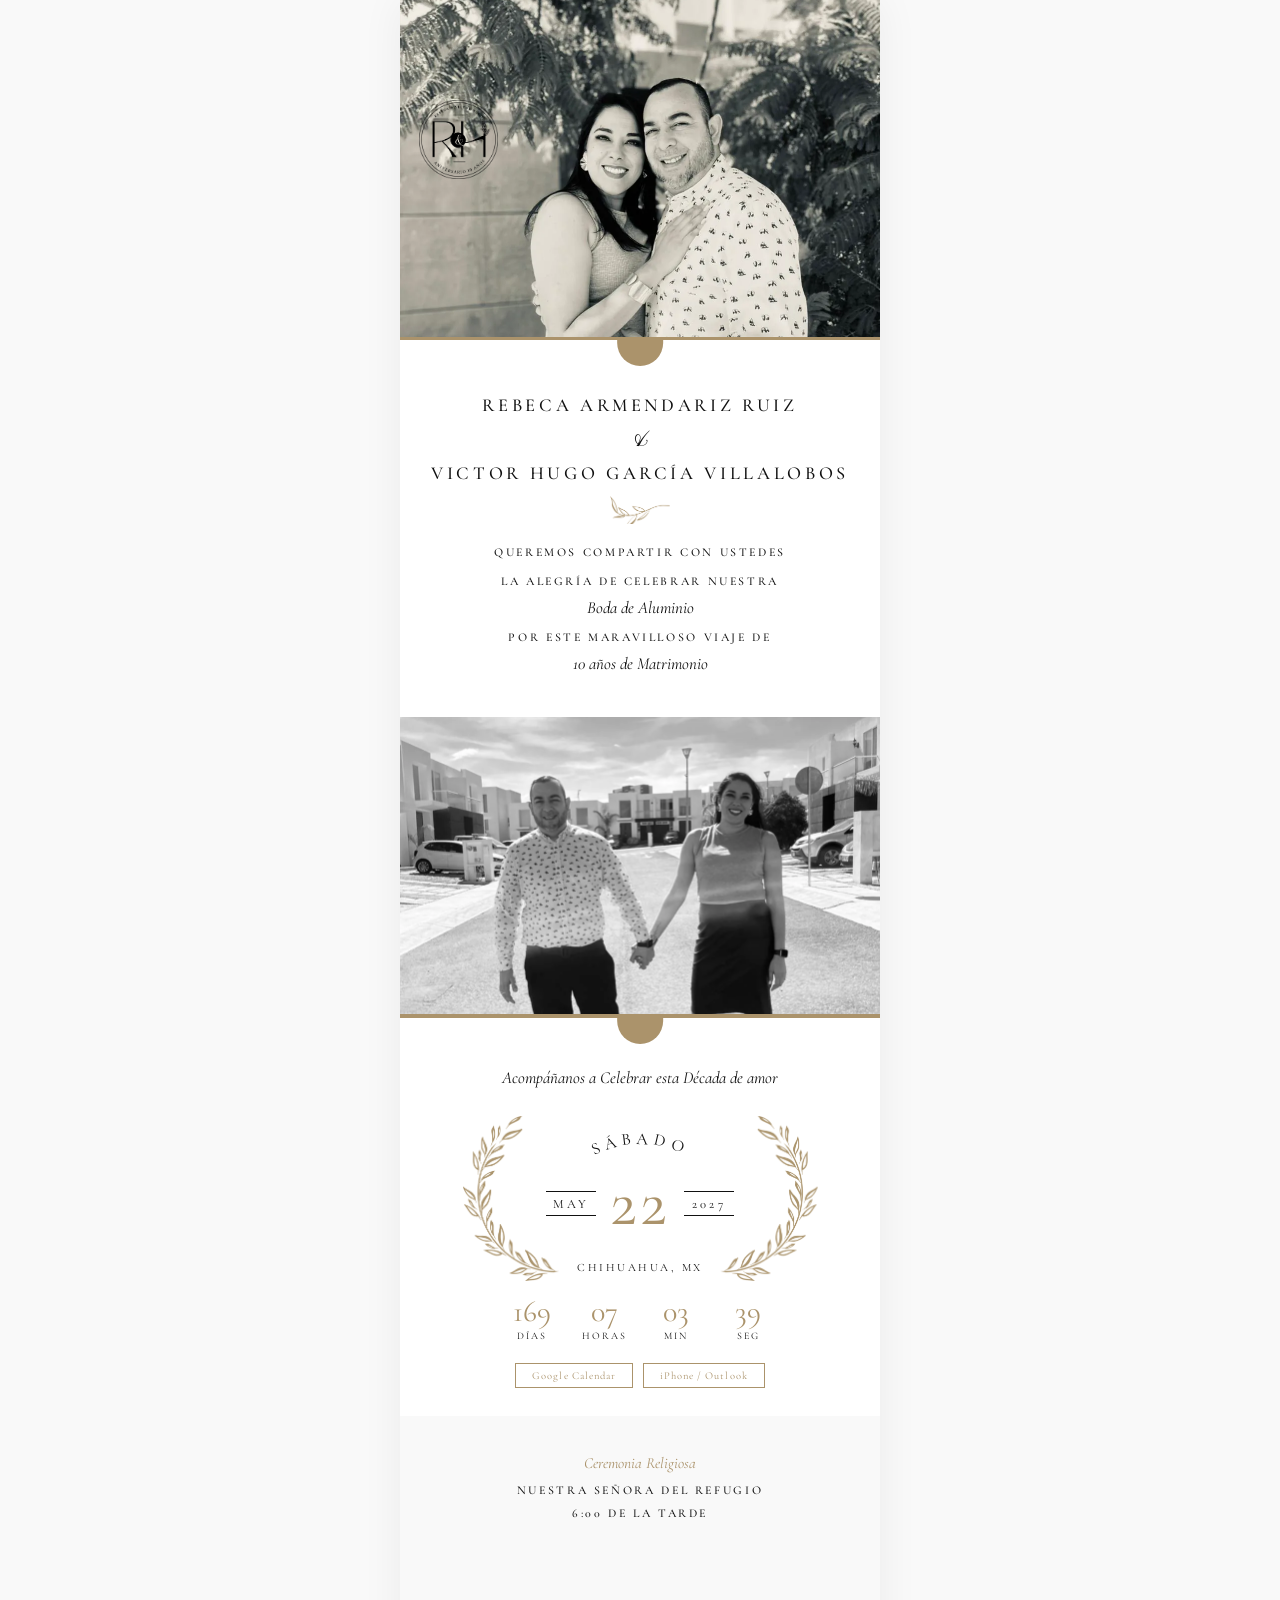
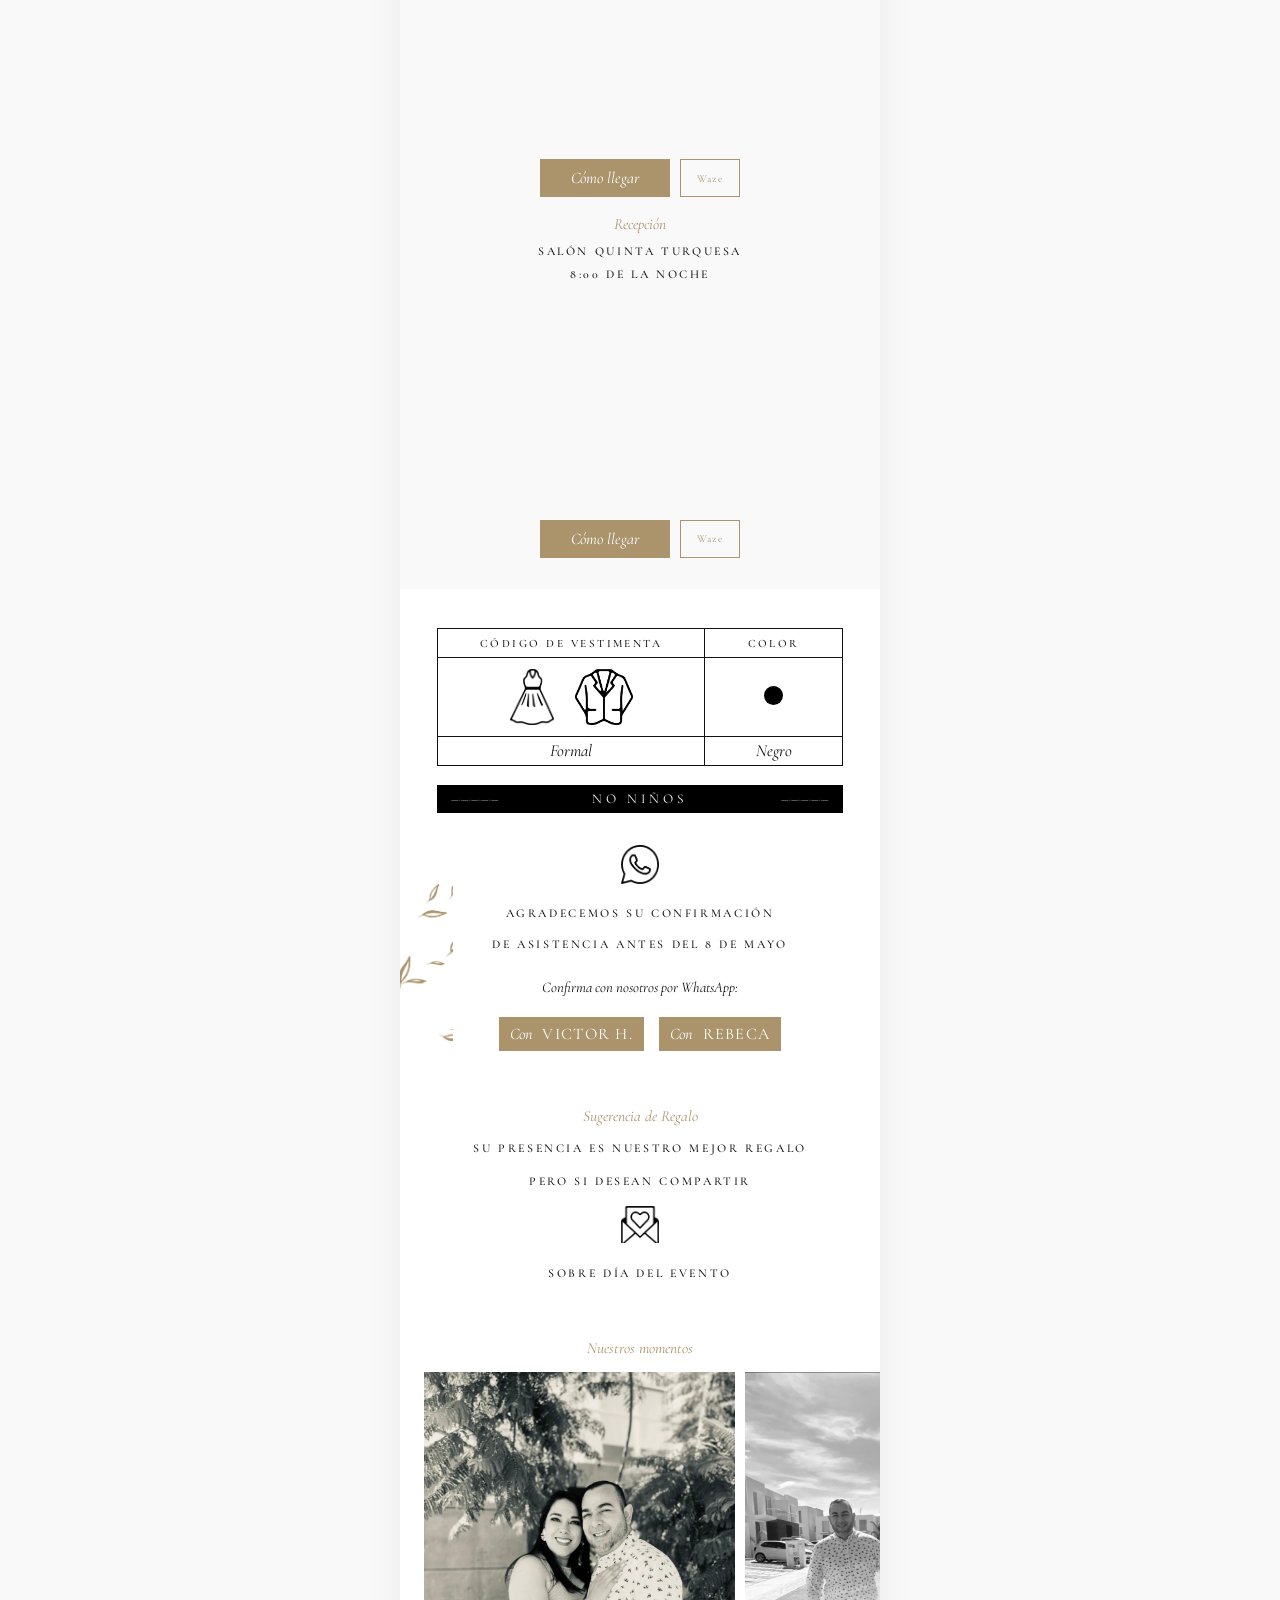
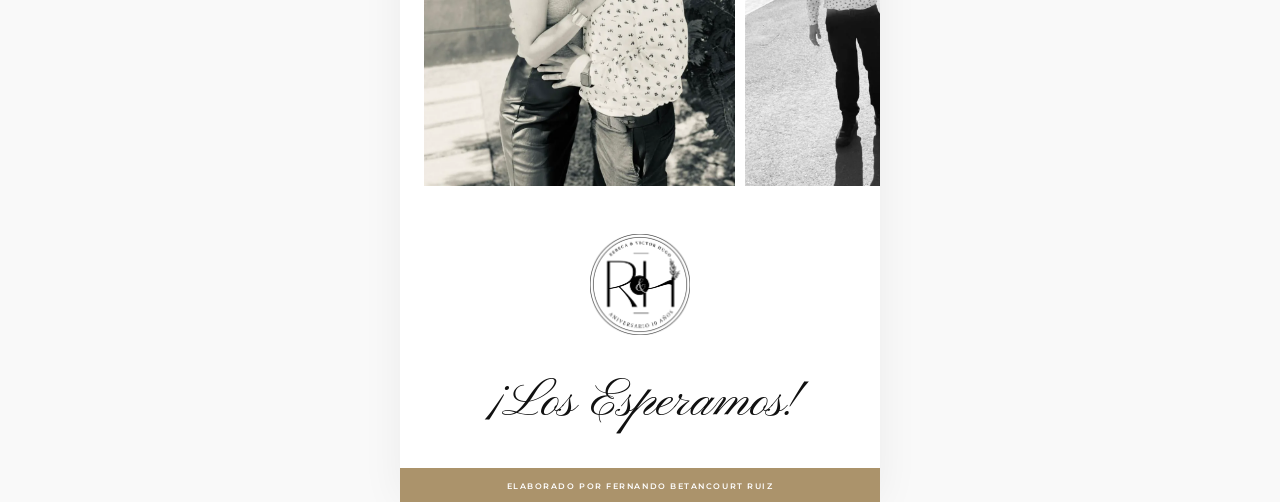
<file: muestra-rebeca-victor/index.html>
<!doctype html>
<html lang="es">
<head>
<meta charset="utf-8">
<meta name="viewport" content="width=device-width, initial-scale=1">
<title>Rebeca &amp; Victor Hugo · 10 años</title>
<meta name="description" content="Acompáñanos a celebrar nuestra Boda de Aluminio. Sábado 22 de mayo, Chihuahua.">
<meta name="robots" content="noindex, nofollow">
<meta property="og:type" content="website">
<meta property="og:title" content="Rebeca &amp; Victor Hugo · 10 años">
<meta property="og:description" content="Acompáñanos a celebrar nuestra Boda de Aluminio. Sábado 22 de mayo, Chihuahua.">
<meta property="og:url" content="https://rogermartinez.github.io/invitaciones/muestra-rebeca-victor/">
<meta property="og:image" content="https://rogermartinez.github.io/invitaciones/muestra-rebeca-victor/og.jpg">
<meta property="og:image:width" content="1200">
<meta property="og:image:height" content="630">
<meta name="twitter:card" content="summary_large_image">
<meta name="theme-color" content="#ab936b">
<link rel="icon" href="assets/monograma.webp">
<link rel="preconnect" href="https://fonts.googleapis.com">
<link rel="preconnect" href="https://fonts.gstatic.com" crossorigin>
<link href="https://fonts.googleapis.com/css2?family=Cormorant+Garamond:ital,wght@0,400;0,500;1,400;1,500&family=Pinyon+Script&family=Montserrat:wght@600&display=swap" rel="stylesheet">
<link rel="stylesheet" href="kit.css">
<link rel="stylesheet" href="estilos.css">
</head>
<body>
<main class="invitacion">

  <!-- Portada -->
  <header class="foto foto-1">
    <img src="assets/foto1.webp" alt="Rebeca &amp; Victor Hugo" fetchpriority="high">
    <img class="mono-portada" src="assets/monograma.webp" alt="">
  </header>
  <div class="pestana"></div>

  <section class="nombres aparece">
    <p class="saludo" data-rsvp-saludo hidden>Con cariño para <span data-rsvp="familia"></span></p>
    <h1><span>Rebeca Armendariz Ruiz</span><em>&amp;</em><span>Victor Hugo García Villalobos</span></h1>
    <img class="ramita" src="assets/ramita.webp" alt="">
    <p class="caps">Queremos compartir con ustedes<br>la alegría de celebrar nuestra</p>
    <p class="cursiva">Boda de Aluminio</p>
    <p class="caps">Por este maravilloso viaje de</p>
    <p class="cursiva">10 años de Matrimonio</p>
  </section>

  <div class="foto foto-2"><img src="assets/foto2.webp" alt="" loading="lazy"></div>
  <div class="pestana"></div>

  <!-- Fecha -->
  <section class="fecha aparece">
    <p class="cursiva">Acompáñanos a Celebrar esta Década de amor</p>
    <div class="corona">
      <img class="laurel izq" src="assets/laurel.webp" alt="">
      <img class="laurel der" src="assets/laurel.webp" alt="">
      <svg class="arco" viewBox="0 0 300 80" aria-label="Sábado">
        <path id="arco" d="M40,75 Q150,10 260,75" fill="none"/>
        <text><textPath href="#arco" startOffset="50%" text-anchor="middle">Sábado</textPath></text>
      </svg>
      <div class="dia">
        <span class="lado">May</span><b>22</b><span class="lado">2027</span>
      </div>
      <p class="ciudad">Chihuahua, MX</p>
    </div>
    <div class="cr" data-modulo="cuenta-regresiva">
      <div><b data-cr="dias">00</b><span>días</span></div>
      <div><b data-cr="horas">00</b><span>horas</span></div>
      <div><b data-cr="min">00</b><span>min</span></div>
      <div><b data-cr="seg">00</b><span>seg</span></div>
    </div>
    <div class="cal" data-modulo="calendario">
      <a class="boton secundario" data-cal="google" target="_blank" rel="noopener">Google Calendar</a>
      <a class="boton secundario" data-cal="ics">iPhone / Outlook</a>
    </div>
  </section>

  <!-- Ceremonia y recepción -->
  <section class="lugares">
    
    <div class="lugar aparece mapa" data-modulo="mapa" data-maps="Parroquia Nuestra Señora del Refugio, Chihuahua, Chih.">
      <h2 class="cursiva">Ceremonia Religiosa</h2>
      <p class="caps">Nuestra Señora del Refugio<br>6:00 de la tarde</p>
      <iframe title="Mapa Nuestra Señora del Refugio" loading="lazy" referrerpolicy="no-referrer-when-downgrade"></iframe>
      <div class="acciones">
        <a class="boton cursiva" data-mapa="ir" target="_blank" rel="noopener">Cómo llegar</a>
        <a class="boton secundario" data-mapa="waze" target="_blank" rel="noopener">Waze</a>
      </div>
    </div>
    
    <div class="lugar aparece mapa" data-modulo="mapa" data-maps="Quinta Turquesa, Chihuahua, Chih.">
      <h2 class="cursiva">Recepción</h2>
      <p class="caps">Salón Quinta Turquesa<br>8:00 de la noche</p>
      <iframe title="Mapa Salón Quinta Turquesa" loading="lazy" referrerpolicy="no-referrer-when-downgrade"></iframe>
      <div class="acciones">
        <a class="boton cursiva" data-mapa="ir" target="_blank" rel="noopener">Cómo llegar</a>
        <a class="boton secundario" data-mapa="waze" target="_blank" rel="noopener">Waze</a>
      </div>
    </div>
    
  </section>

  <!-- Vestimenta -->
  <section class="vestimenta aparece">
    <table>
      <tr><th>Código de vestimenta</th><th>Color</th></tr>
      <tr><td><img src="assets/vestido.webp" alt="Vestido"><img src="assets/saco.webp" alt="Saco"></td>
          <td><span class="punto" style="background: #000000"></span></td></tr>
      <tr><td class="cursiva">Formal</td><td class="cursiva">Negro</td></tr>
    </table>
    <p class="banda">No niños</p>
  </section>

  <!-- Confirmación -->
  <section class="confirmacion aparece">
    <img class="hojas" src="assets/hojas.webp" alt="">
    <img class="icono" src="assets/whatsapp.webp" alt="">
    <p class="caps">Agradecemos su confirmación<br>de asistencia antes del 8 de mayo</p>

    <div class="rsvp" data-modulo="rsvp">
      <div data-rsvp-vista="cargando" hidden><p class="nota">Buscando tu invitación…</p></div>
      <div data-rsvp-vista="sin-codigo" hidden><p class="nota">Confirma con nosotros por WhatsApp:</p></div>
      <div data-rsvp-vista="cerrado" hidden><p class="nota">La confirmación en línea ya cerró. Escríbenos por WhatsApp:</p></div>
      <div data-rsvp-vista="form" hidden>
        <p class="pases"><span data-rsvp="familia"></span><br>Tenemos <b data-rsvp="pases"></b> lugares reservados para ustedes</p>
        <form>
          <div class="opciones">
            <label><input type="radio" name="asiste" value="si" required> Asistiremos</label>
            <label><input type="radio" name="asiste" value="no"> No podremos</label>
          </div>
          <label class="rsvp-cuantos" hidden>¿Cuántos asistirán?<select name="asistentes"></select></label>
          <label>Nombres de quienes asisten<input type="text" name="nombres" maxlength="300" placeholder="Ej. Juan y Ana Pérez"></label>
          <label>Mensaje para los novios (opcional)<textarea name="mensaje" rows="2" maxlength="500"></textarea></label>
          <button class="boton cursiva" type="submit">Confirmar</button>
        </form>
      </div>
      <div data-rsvp-vista="ya" hidden>
        <p class="nota">Ya recibimos su confirmación: <b data-rsvp="previa"></b></p>
        <button class="boton secundario" type="button" data-rsvp-cambiar>Cambiar respuesta</button>
      </div>
      <div data-rsvp-vista="gracias" hidden><p class="cursiva gracias" data-rsvp="gracias"></p></div>
    </div>

    <div class="contactos">
      
      <a class="boton" data-modulo="whatsapp" data-tel="526142276989" data-nombre="Victor"><em>Con</em> VICTOR H.</a>
      
      <a class="boton" data-modulo="whatsapp" data-tel="526142276989" data-nombre="Rebeca"><em>Con</em> REBECA</a>
      
    </div>
  </section>

  <!-- Regalo -->
  <section class="regalo aparece">
    <h2 class="cursiva">Sugerencia de Regalo</h2>
    <p class="caps">Su presencia es nuestro mejor regalo<br>pero si desean compartir</p>
    <img class="icono" src="assets/sobre.webp" alt="">
    <p class="caps">Sobre día del evento</p>
  </section>

  <!-- Galería -->
  <section class="galeria aparece" data-modulo="galeria">
    <h2 class="cursiva">Nuestros momentos</h2>
    <div class="gal-pista"></div>
  </section>

  <section class="cierre aparece">
    <img class="mono-cierre" src="assets/monograma.webp" alt="Rebeca &amp; Victor Hugo">
    <p class="script">¡Los Esperamos!</p>
  </section>

  <footer>
    <a href="https://wa.me/526142500472" target="_blank" rel="noopener">Elaborado por Fernando Betancourt Ruiz</a>
  </footer>
</main>

<button class="musica" data-modulo="musica" hidden aria-label="Música">♪</button>

<script>window.EVENTO = {"slug": "muestra-rebeca-victor", "url": "https://rogermartinez.github.io/invitaciones/muestra-rebeca-victor/", "titulo": "Rebeca & Victor Hugo · 10 años", "descripcion": "Acompáñanos a celebrar nuestra Boda de Aluminio. Sábado 22 de mayo, Chihuahua.", "novios": {"ella": "Rebeca Armendariz Ruiz", "el": "Victor Hugo García Villalobos", "corto": "Rebeca & Victor Hugo"}, "fecha": {"inicio": "2027-05-22T18:00:00-06:00", "fin": "2027-05-23T02:00:00-06:00", "dia_semana": "Sábado", "dia": "22", "mes": "May", "anio": "2027", "ciudad": "Chihuahua, MX", "confirmar_antes": "8 de mayo"}, "lugares": [{"titulo": "Ceremonia Religiosa", "nombre": "Nuestra Señora del Refugio", "hora": "6:00 de la tarde", "maps": "Parroquia Nuestra Señora del Refugio, Chihuahua, Chih."}, {"titulo": "Recepción", "nombre": "Salón Quinta Turquesa", "hora": "8:00 de la noche", "maps": "Quinta Turquesa, Chihuahua, Chih."}], "vestimenta": {"codigo": "Formal", "color": "Negro", "color_hex": "#000000", "nota": "No niños"}, "contactos": [{"boton": "VICTOR H.", "nombre": "Victor", "telefono": "526142276989"}, {"boton": "REBECA", "nombre": "Rebeca", "telefono": "526142276989"}], "regalo": {"texto": "Sobre día del evento"}, "rsvp": {"endpoint": "https://script.google.com/macros/s/AKfycbyWTBQgNnm-QKNJ7jIW8KbuYz80h04Jr08oOJ5rAVFsUUNS1H81NElqZ0prB19ibxr7/exec", "fecha_limite": "2027-05-08T23:59:00-06:00"}, "musica": {"archivo": "", "titulo": ""}, "galeria": ["assets/foto1.webp", "assets/foto2.webp"], "creditos": {"texto": "Elaborado por Fernando Betancourt Ruiz", "telefono": "526142500472", "instagram": ""}};</script>
<script src="kit.js"></script>
</body>
</html>
</file>
<file: muestra-rebeca-victor/kit.css>
/* Kit de invitaciones: estilos base de los módulos. Cada evento define su paleta y tipografías
   en estilos.css con estas variables, y su propia maquetación. */
:root {
  --acento: #ab936b;      /* color principal del diseño */
  --texto: #111;
  --fondo: #fff;
  --fondo-alt: #f9f9f9;
  --fuente-titulo: serif;
  --fuente-texto: serif;
  --fuente-script: cursive;
  --ancho: 480px;          /* ancho de la columna tipo celular */
}
* { box-sizing: border-box; margin: 0; padding: 0; }
html { scroll-behavior: smooth; }
body { background: var(--fondo-alt); color: var(--texto); font-family: var(--fuente-texto); -webkit-font-smoothing: antialiased; }
img { display: block; max-width: 100%; }
.invitacion { max-width: var(--ancho); margin: 0 auto; background: var(--fondo); overflow: hidden; box-shadow: 0 0 40px rgba(0,0,0,.06); }

/* Aparición al hacer scroll */
.aparece { opacity: 0; transform: translateY(18px); transition: opacity .9s ease, transform .9s ease; }
.aparece.visible { opacity: 1; transform: none; }
@media (prefers-reduced-motion: reduce) { .aparece { opacity: 1; transform: none; transition: none; } }

/* Botones */
.boton { display: inline-flex; align-items: center; justify-content: center; gap: .4em; background: var(--acento); color: #fff;
  text-decoration: none; border: 0; cursor: pointer; padding: .55em 1.6em; font: inherit; transition: filter .2s, transform .2s; }
.boton:hover { filter: brightness(1.08); }
.boton:active { transform: scale(.97); }
.boton.secundario { background: transparent; color: var(--acento); box-shadow: inset 0 0 0 1px var(--acento); }

/* Cuenta regresiva */
.cr { display: flex; justify-content: center; gap: 14px; }
.cr div { min-width: 58px; text-align: center; }
.cr b { display: block; font-size: 30px; font-weight: 400; color: var(--acento); font-family: var(--fuente-titulo); line-height: 1.1; }
.cr span { font-size: 10px; letter-spacing: .2em; text-transform: uppercase; }
.cr-hoy { font-family: var(--fuente-script); font-size: 32px; color: var(--acento); }

/* Mapa */
.mapa iframe { width: 100%; height: 210px; border: 0; display: block; filter: grayscale(.35); }

/* Música */
.musica { position: fixed; right: 16px; bottom: 16px; z-index: 20; width: 48px; height: 48px; border-radius: 50%; border: 0;
  background: var(--acento); color: #fff; font-size: 20px; cursor: pointer; box-shadow: 0 4px 14px rgba(0,0,0,.2); }
.musica.sonando { animation: latido 1.6s ease-in-out infinite; }
@keyframes latido { 50% { transform: scale(1.08); } }

/* Galería */
.gal-pista { display: flex; gap: 10px; overflow-x: auto; scroll-snap-type: x mandatory; padding: 0 24px 6px; scrollbar-width: none; }
.gal-pista::-webkit-scrollbar { display: none; }
.gal-item { flex: 0 0 72%; scroll-snap-align: center; border: 0; padding: 0; background: none; cursor: zoom-in; }
.gal-item img { width: 100%; aspect-ratio: 3/4; object-fit: cover; }
.lightbox { position: fixed; inset: 0; z-index: 50; background: rgba(0,0,0,.92); display: flex; align-items: center; justify-content: center; padding: 20px; }
.lightbox[hidden] { display: none; }
.lightbox img { max-height: 90vh; cursor: pointer; }
.lb-cerrar { position: absolute; top: 12px; right: 18px; background: none; border: 0; color: #fff; font-size: 38px; cursor: pointer; }

/* Confirmación */
.rsvp form { display: grid; gap: 14px; text-align: left; }
.rsvp label { display: grid; gap: 6px; font-size: 12px; letter-spacing: .12em; text-transform: uppercase; }
.rsvp input[type=text], .rsvp textarea, .rsvp select { font: inherit; font-size: 16px; padding: 10px 12px; border: 1px solid #cfc6b6;
  background: #fff; border-radius: 0; text-transform: none; letter-spacing: normal; width: 100%; }
.rsvp .opciones { display: flex; gap: 10px; }
.rsvp .opciones label { flex: 1; display: block; text-align: center; border: 1px solid var(--acento); padding: 10px; cursor: pointer; letter-spacing: .1em; }
.rsvp .opciones input { position: absolute; opacity: 0; }
.rsvp .opciones label:has(input:checked) { background: var(--acento); color: #fff; }
.rsvp [hidden] { display: none !important; }
</file>
<file: muestra-rebeca-victor/estilos.css>
/* Diseño "Aniversario Rebeca & Victor Hugo" (Fernando Betancourt Ruiz).
   Medidas tomadas del .ai: mesa de 1366 pt de ancho. --k convierte pt del diseño a px de pantalla,
   así calc(44 * var(--k)) es una medida de 44 pt en el .ai. Los textos usan --t. */
:root {
  --acento: #ab936b;
  --texto: #111;
  --fondo: #fff;
  --fondo-alt: #f9f9f9;
  --fuente-titulo: 'Cormorant Garamond', serif;   /* sustituye a New York / Minion */
  --fuente-texto: 'Cormorant Garamond', serif;
  --fuente-cursiva: 'Cormorant Garamond', serif;  /* sustituye a Monotype Corsiva (en itálica) */
  --fuente-script: 'Pinyon Script', cursive;      /* sustituye a Palace Script */
  --k: calc(min(100vw, 480px) / 1366);
  --t: max(var(--k), 0.33px);   /* escala del texto: igual al diseño, pero nunca menor a lo legible en celular */
}
body { font-size: calc(34 * var(--t)); }
section { text-align: center; position: relative; }
.caps { text-transform: uppercase; letter-spacing: .22em; font-weight: 500; font-size: calc(34 * var(--t)); line-height: 2.4; }
.cursiva { font-family: var(--fuente-cursiva); font-style: italic; font-size: calc(48 * var(--t)); }
h2.cursiva { color: var(--acento); font-weight: 400; font-size: calc(44 * var(--t)); }
.script { font-family: var(--fuente-script); }

/* Fotos con barra dorada y pestaña redonda */
.foto { position: relative; }
.foto img:first-child { width: 100%; object-fit: cover; }
.foto-1 img:first-child { aspect-ratio: 1366 / 958; object-position: 50% 30%; }
.foto-2 img:first-child { aspect-ratio: 1366 / 845; object-position: 50% 40%; }
.mono-portada { position: absolute; left: calc(55 * var(--k)); top: calc(285 * var(--k)); width: calc(225 * var(--k)); }
.pestana { position: relative; height: calc(10 * var(--k)); background: var(--acento); }
.pestana::after { content: ''; position: absolute; left: 50%; top: 100%; transform: translateX(-50%);
  width: calc(130 * var(--k)); height: calc(75 * var(--k)); background: var(--acento); border-radius: 0 0 999px 999px; }

/* Nombres */
.nombres { padding: calc(150 * var(--k)) calc(60 * var(--k)) calc(110 * var(--k)); }
.saludo { font-style: italic; color: var(--acento); font-size: calc(40 * var(--t)); margin-bottom: calc(40 * var(--k)); }
.nombres h1 { font-weight: 500; text-transform: uppercase; letter-spacing: .2em; font-size: calc(52 * var(--t)); line-height: 1.35; }
.nombres h1 span { display: block; }
.nombres h1 em { display: block; font-family: var(--fuente-script); text-transform: none; letter-spacing: 0; font-style: normal;
  font-size: calc(95 * var(--t)); line-height: 1.3; }
.ramita { width: calc(170 * var(--k)); margin: calc(30 * var(--k)) auto calc(40 * var(--k)); }
.nombres .cursiva { margin: calc(4 * var(--k)) 0 calc(14 * var(--k)); }

/* Fecha con corona de laurel */
.fecha { padding: calc(140 * var(--k)) 0 calc(80 * var(--k)); }
.corona { position: relative; width: calc(1010 * var(--k)); height: calc(470 * var(--k)); margin: calc(80 * var(--k)) auto calc(40 * var(--k)); }
.laurel { position: absolute; top: 0; height: 100%; }
.laurel.izq { left: 0; }
.laurel.der { right: 0; transform: scaleX(-1); }
.arco { position: absolute; left: 50%; top: calc(20 * var(--k)); transform: translateX(-50%); width: calc(420 * var(--k)); overflow: visible; }
.arco text { font-family: var(--fuente-titulo); font-size: 34px; letter-spacing: .3em; text-transform: uppercase; fill: var(--texto); }
.dia { position: absolute; left: 0; right: 0; top: calc(155 * var(--k)); display: flex; align-items: center; justify-content: center; gap: calc(40 * var(--k)); }
.dia b { font-weight: 400; color: var(--acento); font-size: calc(190 * var(--t)); line-height: 1; letter-spacing: .05em; }
.dia .lado { text-transform: uppercase; letter-spacing: .25em; font-size: calc(36 * var(--t)); width: calc(140 * var(--k));
  border-top: 1px solid var(--texto); border-bottom: 1px solid var(--texto); padding: calc(10 * var(--k)) 0; }
.ciudad { position: absolute; left: 0; right: 0; bottom: calc(20 * var(--k)); text-transform: uppercase; letter-spacing: .22em; font-size: calc(32 * var(--t)); }
.cr { margin-top: calc(30 * var(--k)); }
.cal { display: flex; gap: 10px; justify-content: center; margin-top: calc(60 * var(--k)); font-size: calc(30 * var(--t)); letter-spacing: .1em; }

/* Lugares */
.lugares { background: var(--fondo-alt); padding: calc(60 * var(--k)) calc(90 * var(--k)) calc(90 * var(--k)); }
.lugar { padding-top: calc(50 * var(--k)); }
.lugar .caps { margin: calc(20 * var(--k)) 0 calc(30 * var(--k)); line-height: 1.9; }
.lugar iframe { margin-bottom: calc(40 * var(--k)); }
.acciones { display: flex; gap: 10px; justify-content: center; align-items: stretch; }
.acciones .boton.cursiva { font-size: calc(46 * var(--t)); min-width: calc(370 * var(--k)); }
.acciones .secundario { font-size: calc(30 * var(--t)); letter-spacing: .12em; }

/* Vestimenta */
.vestimenta { padding: calc(110 * var(--k)) calc(105 * var(--k)) 0; }
.vestimenta table { width: 100%; border-collapse: collapse; }
.vestimenta th, .vestimenta td { border: 1px solid var(--texto); text-align: center; }
.vestimenta th { font-weight: 500; text-transform: uppercase; letter-spacing: .22em; font-size: calc(32 * var(--t)); padding: calc(22 * var(--k)) 0; }
.vestimenta th:last-child { width: 34%; }
.vestimenta td { padding: calc(30 * var(--k)) 0; }
.vestimenta td img { display: inline-block; height: calc(160 * var(--k)); margin: 0 calc(30 * var(--k)); vertical-align: middle; }
.punto { display: inline-block; width: calc(55 * var(--k)); height: calc(55 * var(--k)); border-radius: 50%; }
.vestimenta td.cursiva { padding: calc(10 * var(--k)) 0; }
.banda { margin-top: calc(55 * var(--k)); background: #000; color: #fff; text-transform: uppercase; letter-spacing: .3em;
  font-size: calc(38 * var(--t)); padding: calc(18 * var(--k)) 0; position: relative; }
.banda::before, .banda::after { content: '—·—·—·—·—'; position: absolute; top: 50%; transform: translateY(-50%); letter-spacing: 0; opacity: .9; font-size: calc(26 * var(--t)); }
.banda::before { left: calc(40 * var(--k)); }
.banda::after { right: calc(40 * var(--k)); }

/* Confirmación */
.confirmacion { padding: calc(90 * var(--k)) calc(80 * var(--k)) calc(120 * var(--k)); }
.hojas { position: absolute; left: 0; top: calc(200 * var(--k)); width: calc(150 * var(--k)); pointer-events: none; }
.icono { width: calc(110 * var(--k)); margin: 0 auto calc(40 * var(--k)); }
.confirmacion .caps { line-height: 2.6; }
.rsvp { margin: calc(50 * var(--k)) auto 0; max-width: calc(1000 * var(--k)); }
.rsvp .nota { font-style: italic; font-size: calc(42 * var(--t)); margin-bottom: calc(30 * var(--k)); }
.rsvp .pases { font-size: calc(42 * var(--t)); margin-bottom: calc(40 * var(--k)); line-height: 1.5; }
.rsvp .pases span { font-style: italic; color: var(--acento); font-size: calc(52 * var(--t)); }
.rsvp form .boton { font-size: calc(46 * var(--t)); justify-self: center; min-width: calc(400 * var(--k)); }
.rsvp .gracias { color: var(--acento); }
.contactos { display: flex; gap: calc(45 * var(--k)); justify-content: center; margin-top: calc(60 * var(--k)); }
.contactos .boton { font-size: calc(46 * var(--t)); letter-spacing: .08em; padding: calc(20 * var(--k)) calc(30 * var(--k)); }
.contactos em { font-style: italic; letter-spacing: 0; margin-right: .2em; }

/* Regalo, galería y cierre */
.regalo { padding: calc(40 * var(--k)) calc(60 * var(--k)) calc(60 * var(--k)); }
.regalo .caps { margin: calc(20 * var(--k)) 0; line-height: 2.8; }
.galeria { padding: calc(60 * var(--k)) 0 calc(40 * var(--k)); }
.galeria h2 { margin-bottom: calc(40 * var(--k)); }
.cierre { padding: calc(80 * var(--k)) 0 calc(110 * var(--k)); }
.mono-cierre { width: calc(285 * var(--k)); margin: 0 auto calc(120 * var(--k)); }
.cierre .script { font-size: calc(150 * var(--t)); line-height: 1; }
footer { background: var(--acento); text-align: center; padding: calc(28 * var(--k)) calc(20 * var(--k)); }
footer a { color: #fff; text-decoration: none; font-family: 'Montserrat', sans-serif; font-weight: 600; text-transform: uppercase;
  letter-spacing: .2em; font-size: calc(22 * var(--t)); }
</file>
